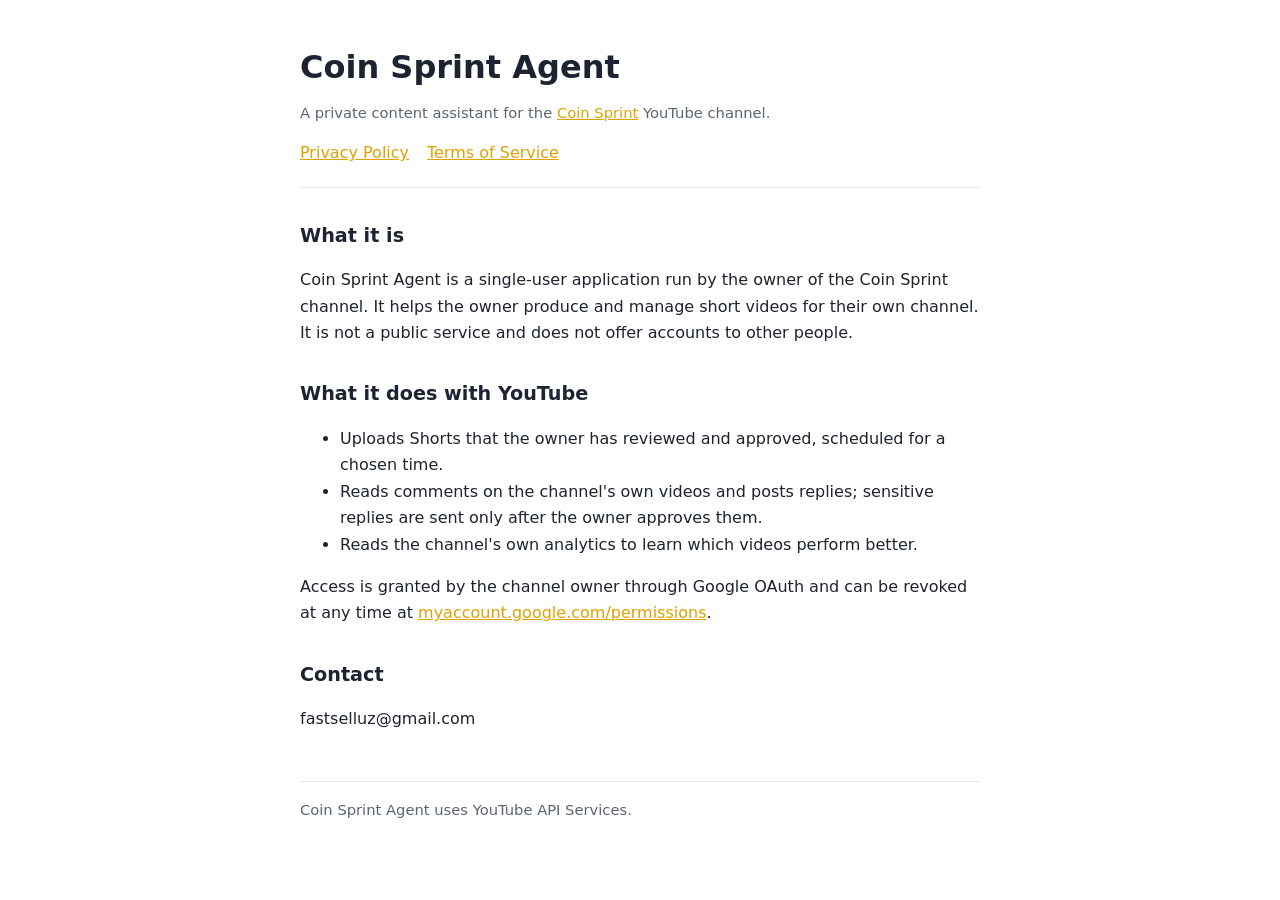
<file: docs/index.html>
<!doctype html>
<html lang="en">
<head>
  <meta charset="utf-8">
  <meta name="viewport" content="width=device-width, initial-scale=1">
  <title>Coin Sprint Agent</title>
  <meta name="description" content="Coin Sprint Agent is a private tool that helps the owner of the Coin Sprint YouTube channel manage their own Shorts.">
  <link rel="stylesheet" href="style.css">
</head>
<body>
<main>
  <header>
    <h1>Coin Sprint Agent</h1>
    <p class="muted">A private content assistant for the
      <a href="https://www.youtube.com/@Coin_Sprint">Coin Sprint</a> YouTube channel.</p>
    <nav>
      <a href="privacy.html">Privacy Policy</a>
      <a href="terms.html">Terms of Service</a>
    </nav>
  </header>

  <h2>What it is</h2>
  <p>Coin Sprint Agent is a single-user application run by the owner of the Coin Sprint channel.
    It helps the owner produce and manage short videos for their own channel. It is not a public
    service and does not offer accounts to other people.</p>

  <h2>What it does with YouTube</h2>
  <ul>
    <li>Uploads Shorts that the owner has reviewed and approved, scheduled for a chosen time.</li>
    <li>Reads comments on the channel's own videos and posts replies; sensitive replies are sent only after the owner approves them.</li>
    <li>Reads the channel's own analytics to learn which videos perform better.</li>
  </ul>
  <p>Access is granted by the channel owner through Google OAuth and can be revoked at any time at
    <a href="https://myaccount.google.com/permissions">myaccount.google.com/permissions</a>.</p>

  <h2>Contact</h2>
  <p>fastselluz@gmail.com</p>

  <footer class="muted">Coin Sprint Agent uses YouTube API Services.</footer>
</main>
</body>
</html>
</file>
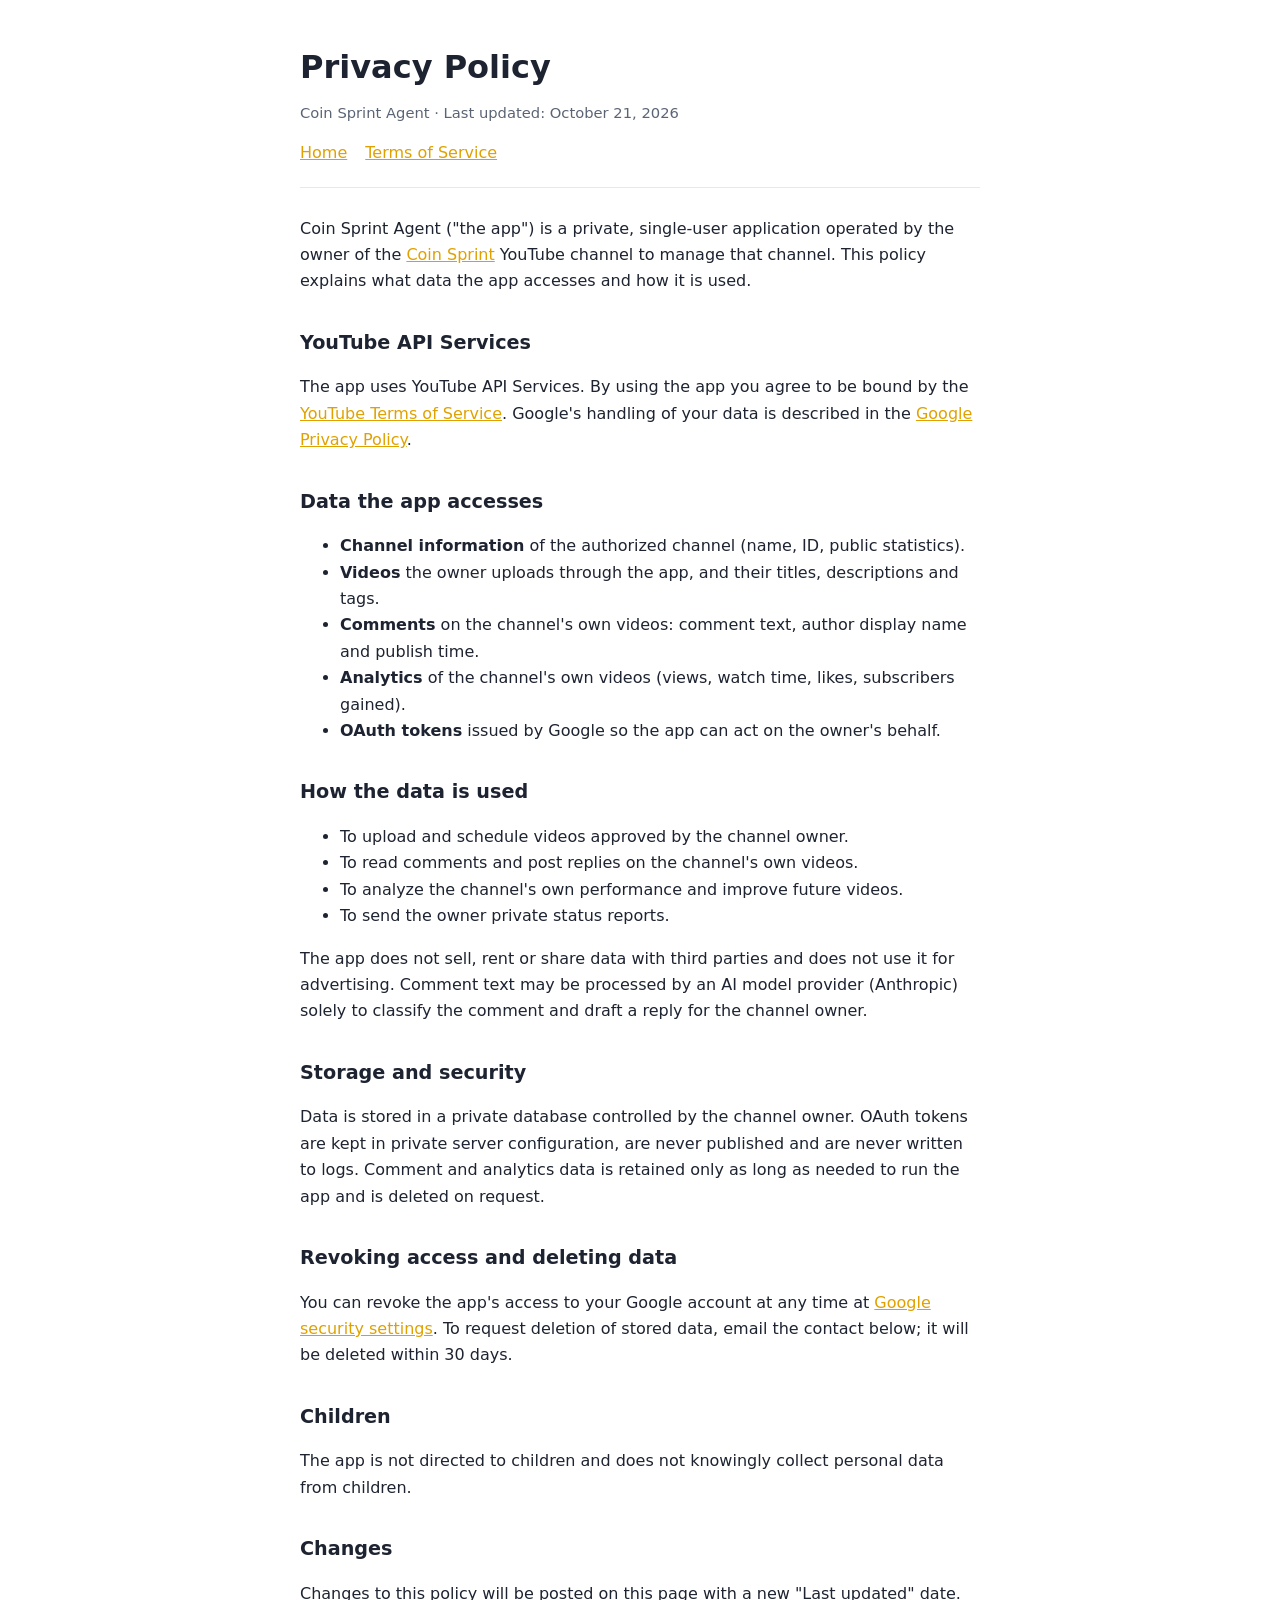
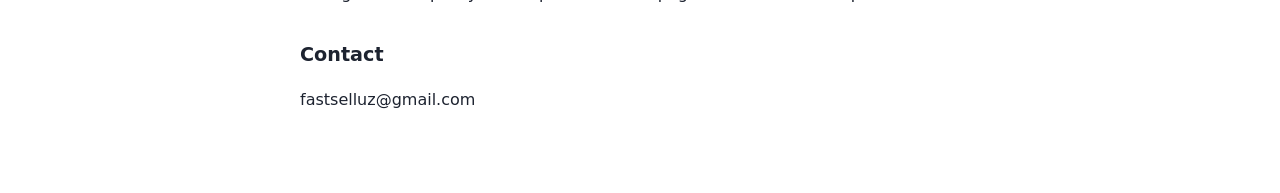
<file: docs/privacy.html>
<!doctype html>
<html lang="en">
<head>
  <meta charset="utf-8">
  <meta name="viewport" content="width=device-width, initial-scale=1">
  <title>Privacy Policy · Coin Sprint Agent</title>
  <link rel="stylesheet" href="style.css">
</head>
<body>
<main>
  <header>
    <h1>Privacy Policy</h1>
    <p class="muted">Coin Sprint Agent · Last updated: October 21, 2026</p>
    <nav>
      <a href="index.html">Home</a>
      <a href="terms.html">Terms of Service</a>
    </nav>
  </header>

  <p>Coin Sprint Agent ("the app") is a private, single-user application operated by the owner of the
    <a href="https://www.youtube.com/@Coin_Sprint">Coin Sprint</a> YouTube channel to manage that channel.
    This policy explains what data the app accesses and how it is used.</p>

  <h2>YouTube API Services</h2>
  <p>The app uses YouTube API Services. By using the app you agree to be bound by the
    <a href="https://www.youtube.com/t/terms">YouTube Terms of Service</a>. Google's handling of your data is
    described in the <a href="https://policies.google.com/privacy">Google Privacy Policy</a>.</p>

  <h2>Data the app accesses</h2>
  <ul>
    <li><strong>Channel information</strong> of the authorized channel (name, ID, public statistics).</li>
    <li><strong>Videos</strong> the owner uploads through the app, and their titles, descriptions and tags.</li>
    <li><strong>Comments</strong> on the channel's own videos: comment text, author display name and publish time.</li>
    <li><strong>Analytics</strong> of the channel's own videos (views, watch time, likes, subscribers gained).</li>
    <li><strong>OAuth tokens</strong> issued by Google so the app can act on the owner's behalf.</li>
  </ul>

  <h2>How the data is used</h2>
  <ul>
    <li>To upload and schedule videos approved by the channel owner.</li>
    <li>To read comments and post replies on the channel's own videos.</li>
    <li>To analyze the channel's own performance and improve future videos.</li>
    <li>To send the owner private status reports.</li>
  </ul>
  <p>The app does not sell, rent or share data with third parties and does not use it for advertising.
    Comment text may be processed by an AI model provider (Anthropic) solely to classify the comment and draft
    a reply for the channel owner.</p>

  <h2>Storage and security</h2>
  <p>Data is stored in a private database controlled by the channel owner. OAuth tokens are kept in private
    server configuration, are never published and are never written to logs. Comment and analytics data is
    retained only as long as needed to run the app and is deleted on request.</p>

  <h2>Revoking access and deleting data</h2>
  <p>You can revoke the app's access to your Google account at any time at
    <a href="https://myaccount.google.com/permissions">Google security settings</a>.
    To request deletion of stored data, email the contact below; it will be deleted within 30 days.</p>

  <h2>Children</h2>
  <p>The app is not directed to children and does not knowingly collect personal data from children.</p>

  <h2>Changes</h2>
  <p>Changes to this policy will be posted on this page with a new "Last updated" date.</p>

  <h2>Contact</h2>
  <p>fastselluz@gmail.com</p>
</main>
</body>
</html>
</file>
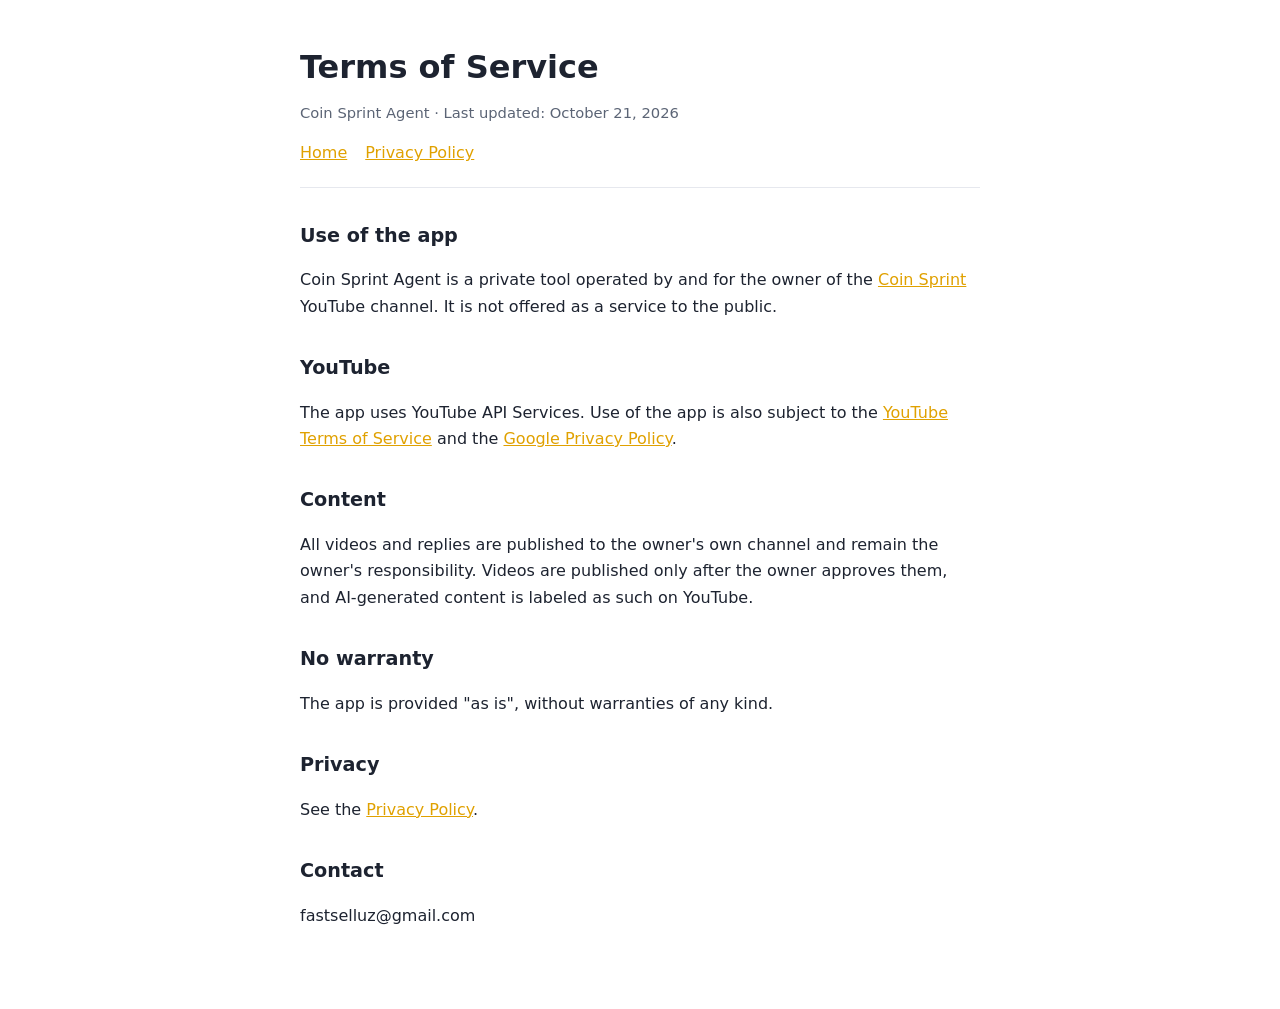
<file: docs/terms.html>
<!doctype html>
<html lang="en">
<head>
  <meta charset="utf-8">
  <meta name="viewport" content="width=device-width, initial-scale=1">
  <title>Terms of Service · Coin Sprint Agent</title>
  <link rel="stylesheet" href="style.css">
</head>
<body>
<main>
  <header>
    <h1>Terms of Service</h1>
    <p class="muted">Coin Sprint Agent · Last updated: October 21, 2026</p>
    <nav>
      <a href="index.html">Home</a>
      <a href="privacy.html">Privacy Policy</a>
    </nav>
  </header>

  <h2>Use of the app</h2>
  <p>Coin Sprint Agent is a private tool operated by and for the owner of the
    <a href="https://www.youtube.com/@Coin_Sprint">Coin Sprint</a> YouTube channel. It is not offered as a
    service to the public.</p>

  <h2>YouTube</h2>
  <p>The app uses YouTube API Services. Use of the app is also subject to the
    <a href="https://www.youtube.com/t/terms">YouTube Terms of Service</a> and the
    <a href="https://policies.google.com/privacy">Google Privacy Policy</a>.</p>

  <h2>Content</h2>
  <p>All videos and replies are published to the owner's own channel and remain the owner's responsibility.
    Videos are published only after the owner approves them, and AI-generated content is labeled as such on YouTube.</p>

  <h2>No warranty</h2>
  <p>The app is provided "as is", without warranties of any kind.</p>

  <h2>Privacy</h2>
  <p>See the <a href="privacy.html">Privacy Policy</a>.</p>

  <h2>Contact</h2>
  <p>fastselluz@gmail.com</p>
</main>
</body>
</html>
</file>
<file: docs/style.css>
:root {
  --bg: #ffffff;
  --text: #1d2330;
  --muted: #5b6475;
  --accent: #e0a100;
  --line: #e6e8ee;
  color-scheme: light;
}
@media (prefers-color-scheme: dark) {
  :root {
    --bg: #12151c;
    --text: #e8ebf2;
    --muted: #a3abbb;
    --accent: #ffc83d;
    --line: #262b36;
    color-scheme: dark;
  }
}
* { box-sizing: border-box; }
body {
  margin: 0;
  background: var(--bg);
  color: var(--text);
  font: 16px/1.65 system-ui, -apple-system, "Segoe UI", Roboto, sans-serif;
}
main {
  max-width: 720px;
  margin: 0 auto;
  padding: 48px 20px 64px;
}
header { border-bottom: 1px solid var(--line); padding-bottom: 20px; margin-bottom: 28px; }
h1 { font-size: 2rem; line-height: 1.2; margin: 0 0 8px; }
h2 { font-size: 1.2rem; margin: 32px 0 8px; }
p, li { color: var(--text); }
.muted { color: var(--muted); font-size: 0.92rem; }
a { color: var(--accent); }
nav { display: flex; gap: 18px; flex-wrap: wrap; margin-top: 12px; }
footer { margin-top: 48px; border-top: 1px solid var(--line); padding-top: 16px; }
</file>
